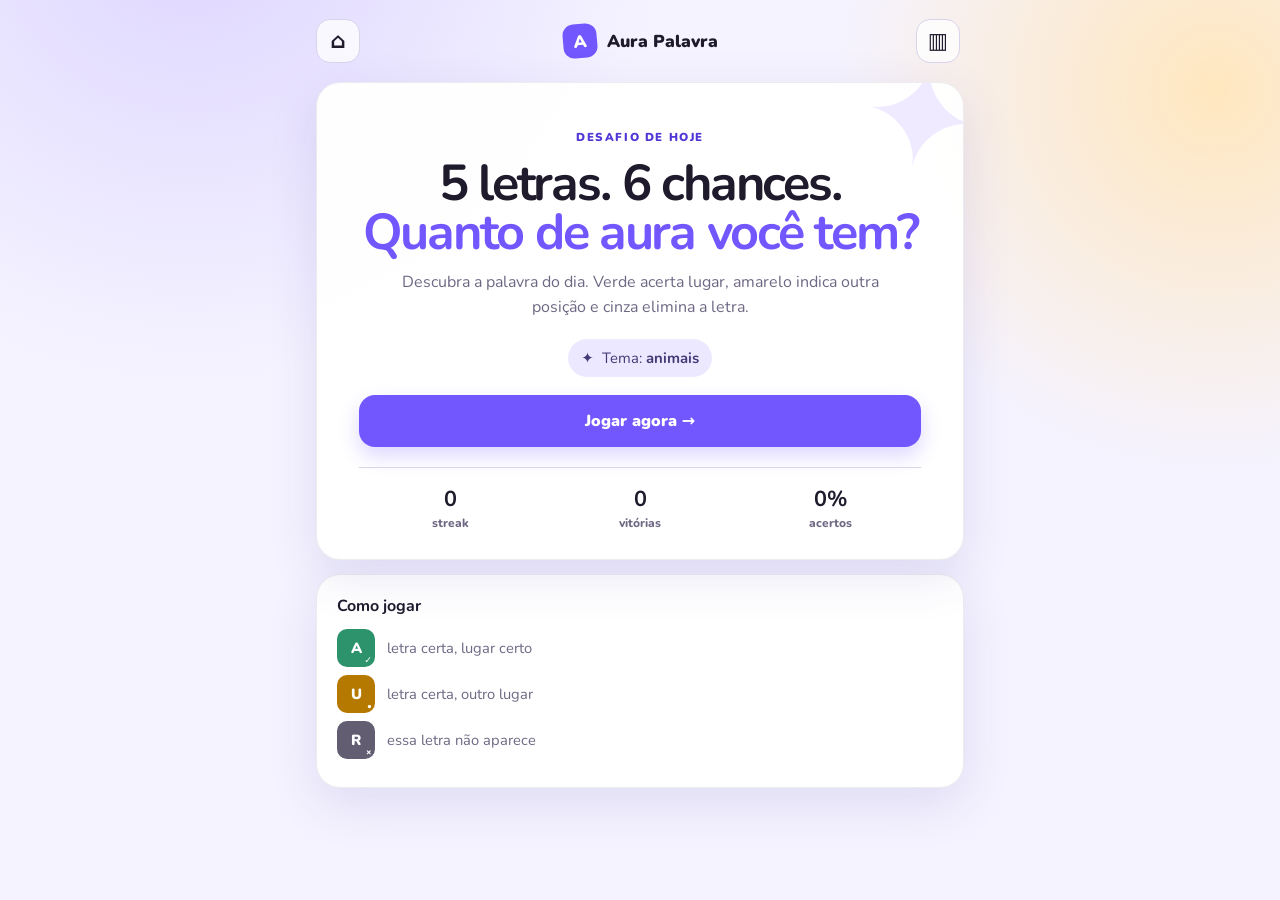
<file: index.html>
<!doctype html>
<html lang="pt-BR">
<head>
  <meta charset="utf-8" />
  <meta name="viewport" content="width=device-width,initial-scale=1" />
  <meta name="theme-color" content="#7257ff" />
  <title>Aura Palavra — desafio diário</title>
  <meta name="description" content="Descubra a palavra do dia em até 6 tentativas." />
  <link rel="preconnect" href="https://fonts.googleapis.com">
  <link rel="preconnect" href="https://fonts.gstatic.com" crossorigin>
  <link href="https://fonts.googleapis.com/css2?family=Nunito:wght@600;700;800;900&display=swap" rel="stylesheet">
  <link rel="stylesheet" href="styles.css" />
</head>
<body>
  <div class="app-shell">
    <header class="topbar">
      <button class="icon-button" id="homeBtn" aria-label="Voltar para o início" title="Início">⌂</button>
      <a class="brand" href="#home" aria-label="Aura Palavra, página inicial">
        <span class="brand-mark" aria-hidden="true">A</span>
        <span>Aura Palavra</span>
      </a>
      <button class="icon-button" id="statsBtn" aria-label="Abrir estatísticas" title="Estatísticas">▥</button>
    </header>

    <main>
      <section id="homeView" class="view view--active" aria-labelledby="homeTitle">
        <div class="hero-card">
          <span class="eyebrow">DESAFIO DE HOJE</span>
          <h1 id="homeTitle">5 letras. 6 chances.<br><span>Quanto de aura você tem?</span></h1>
          <p class="hero-copy">Descubra a palavra do dia. Verde acerta lugar, amarelo indica outra posição e cinza elimina a letra.</p>

          <div class="theme-pill" aria-label="Tema do dia">
            <span aria-hidden="true">✦</span>
            <span>Tema: <strong id="homeCategory">—</strong></span>
          </div>

          <button class="primary-button" id="startBtn">Jogar agora <span aria-hidden="true">→</span></button>

          <div class="mini-stats" aria-label="Resumo das estatísticas">
            <div><strong id="homeStreak">0</strong><span>streak</span></div>
            <div><strong id="homeWins">0</strong><span>vitórias</span></div>
            <div><strong id="homeRate">0%</strong><span>acertos</span></div>
          </div>
        </div>

        <div class="how-card">
          <h2>Como jogar</h2>
          <div class="legend-row"><span class="demo-tile tile--correct">A<small>✓</small></span><span>letra certa, lugar certo</span></div>
          <div class="legend-row"><span class="demo-tile tile--present">U<small>•</small></span><span>letra certa, outro lugar</span></div>
          <div class="legend-row"><span class="demo-tile tile--absent">R<small>×</small></span><span>essa letra não aparece</span></div>
        </div>
      </section>

      <section id="gameView" class="view" aria-labelledby="gameTitle">
        <div class="game-heading">
          <div>
            <span class="eyebrow">TEMA DO DIA</span>
            <h1 id="gameTitle"> <span id="gameCategory">—</span></h1>
          </div>
          <div class="attempt-badge"><strong id="attemptCount">1</strong><span>/ 6</span></div>
        </div>

        <div class="message" id="message" aria-live="polite"></div>
        <div class="board" id="board" aria-label="Grade de tentativas"></div>

        <div class="keyboard" id="keyboard" aria-label="Teclado virtual">
          <div class="key-row" data-row="QWERTYUIOP"></div>
          <div class="key-row" data-row="ASDFGHJKL"></div>
          <div class="key-row key-row--bottom" data-row="ZXCVBNM"></div>
        </div>

        <p class="keyboard-hint">Use o teclado da tela ou o teclado do computador.</p>
      </section>

      <section id="resultView" class="view" aria-labelledby="resultTitle">
        <div class="result-card">
          <div class="result-icon" id="resultIcon" aria-hidden="true">✦</div>
          <span class="eyebrow">RESULTADO DE HOJE</span>
          <h1 id="resultTitle">Boa!</h1>
          <p id="resultMessage">Você encontrou a palavra.</p>

          <div class="answer-box"><span>Palavra</span><strong id="answerWord">—</strong></div>

          <div class="stats-grid">
            <div><strong id="resultStreak">0</strong><span>streak</span></div>
            <div><strong id="bestStreak">0</strong><span>melhor</span></div>
            <div><strong id="totalWins">0</strong><span>vitórias</span></div>
            <div><strong id="winRate">0%</strong><span>acertos</span></div>
          </div>

          <button class="primary-button" id="shareBtn">Compartilhar resultado</button>
          <button class="secondary-button" id="backHomeBtn">Voltar ao início</button>
          <p class="next-day" id="nextDayText">Novo desafio amanhã.</p>
        </div>
      </section>

      <dialog id="statsDialog" class="stats-dialog">
        <form method="dialog">
          <div class="dialog-head">
            <div><span class="eyebrow">SEU PROGRESSO</span><h2>Estatísticas</h2></div>
            <button class="icon-button" aria-label="Fechar estatísticas">×</button>
          </div>
          <div class="stats-grid stats-grid--dialog">
            <div><strong id="dialogStreak">0</strong><span>streak</span></div>
            <div><strong id="dialogBest">0</strong><span>melhor</span></div>
            <div><strong id="dialogGames">0</strong><span>partidas</span></div>
            <div><strong id="dialogRate">0%</strong><span>acertos</span></div>
          </div>
          <p class="last-word">Última palavra resolvida: <strong id="dialogLastWord">—</strong></p>
        </form>
      </dialog>
    </main>
  </div>

  <script src="rules.js"></script>
  <script src="data/words.js"></script>
  <script src="app.js"></script>
</body>
</html>
</file>
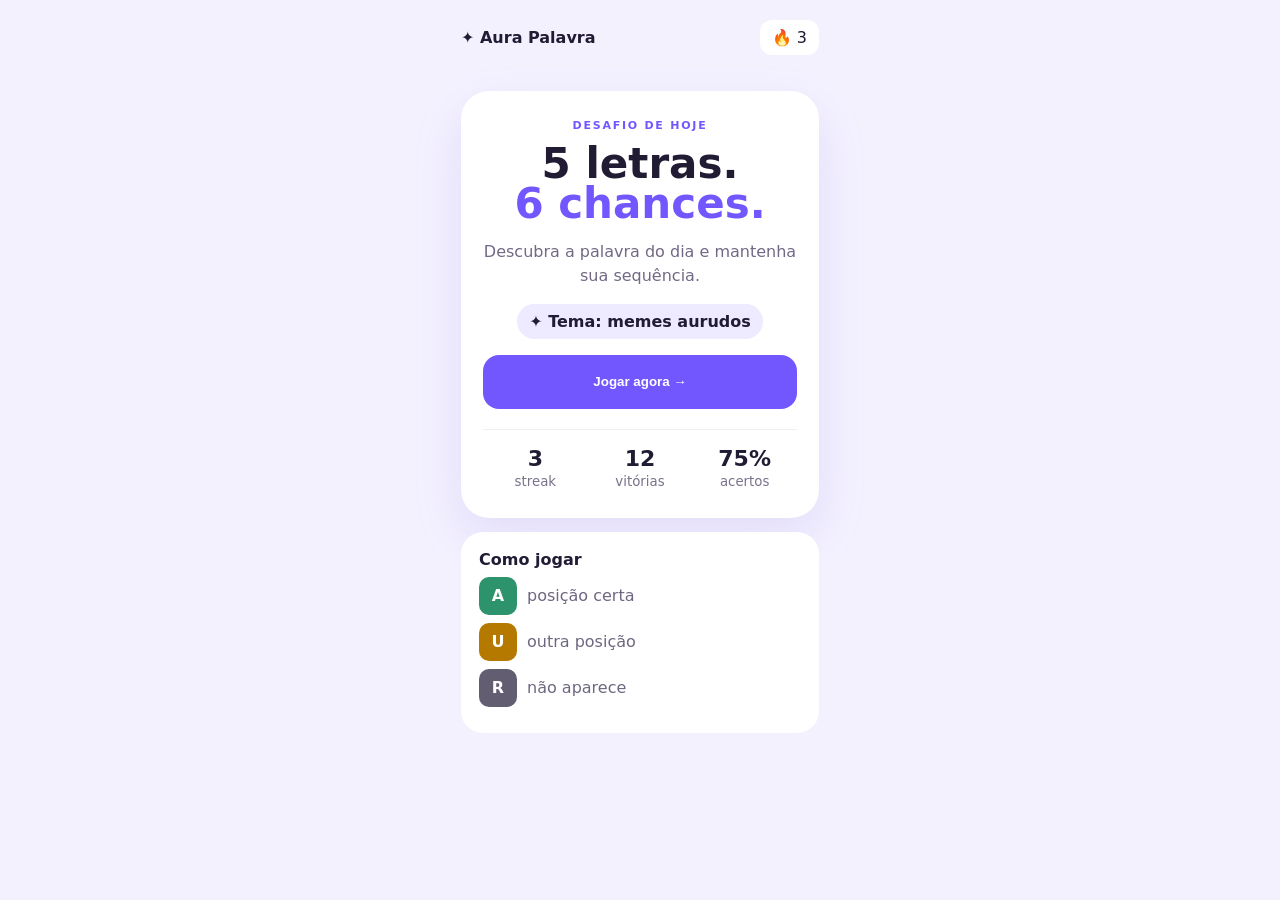
<file: prototypes/prototype-a.html>
<!doctype html><html lang="pt-BR"><head><meta charset="utf-8"><meta name="viewport" content="width=device-width,initial-scale=1"><title>Protótipo A — Aura Pop</title><style>
*{box-sizing:border-box}body{margin:0;background:#f4f1ff;font-family:system-ui,sans-serif;color:#211b34}.wrap{max-width:390px;margin:auto;min-height:100vh;padding:20px 16px}.top{display:flex;justify-content:space-between;align-items:center}.logo{font-weight:900}.badge{background:#fff;padding:8px 12px;border-radius:12px}.card{margin-top:36px;background:#fff;border-radius:28px;padding:28px 22px;box-shadow:0 20px 50px #6f5bd522;text-align:center}.ey{font-size:11px;font-weight:900;letter-spacing:.16em;color:#7257ff}h1{font-size:42px;line-height:.95;margin:12px 0;color:#211b34}h1 span{color:#7257ff}p{color:#726985;line-height:1.5}.theme{display:inline-block;background:#eeeaff;padding:8px 12px;border-radius:999px;font-weight:700}.btn{margin-top:16px;background:#7257ff;color:white;border:0;width:100%;height:54px;border-radius:16px;font-weight:900}.stats{display:grid;grid-template-columns:repeat(3,1fr);margin-top:20px;border-top:1px solid #eee;padding-top:16px}.stats strong{display:block;font-size:22px}.stats small{color:#7a718b}.mini{margin-top:14px;background:#fff;border-radius:22px;padding:18px}.row{display:flex;align-items:center;gap:10px;margin:8px 0;color:#6f6781}.tile{width:38px;height:38px;border-radius:10px;color:#fff;display:grid;place-items:center;font-weight:900}.g{background:#2d936c}.y{background:#b57900}.x{background:#625d70}
</style></head><body><div class="wrap"><div class="top"><div class="logo">✦ Aura Palavra</div><div class="badge">🔥 3</div></div><div class="card"><div class="ey">DESAFIO DE HOJE</div><h1>5 letras.<br><span>6 chances.</span></h1><p>Descubra a palavra do dia e mantenha sua sequência.</p><div class="theme">✦ Tema: memes aurudos</div><button class="btn">Jogar agora →</button><div class="stats"><div><strong>3</strong><small>streak</small></div><div><strong>12</strong><small>vitórias</small></div><div><strong>75%</strong><small>acertos</small></div></div></div><div class="mini"><b>Como jogar</b><div class="row"><span class="tile g">A</span>posição certa</div><div class="row"><span class="tile y">U</span>outra posição</div><div class="row"><span class="tile x">R</span>não aparece</div></div></div></body></html>
</file>
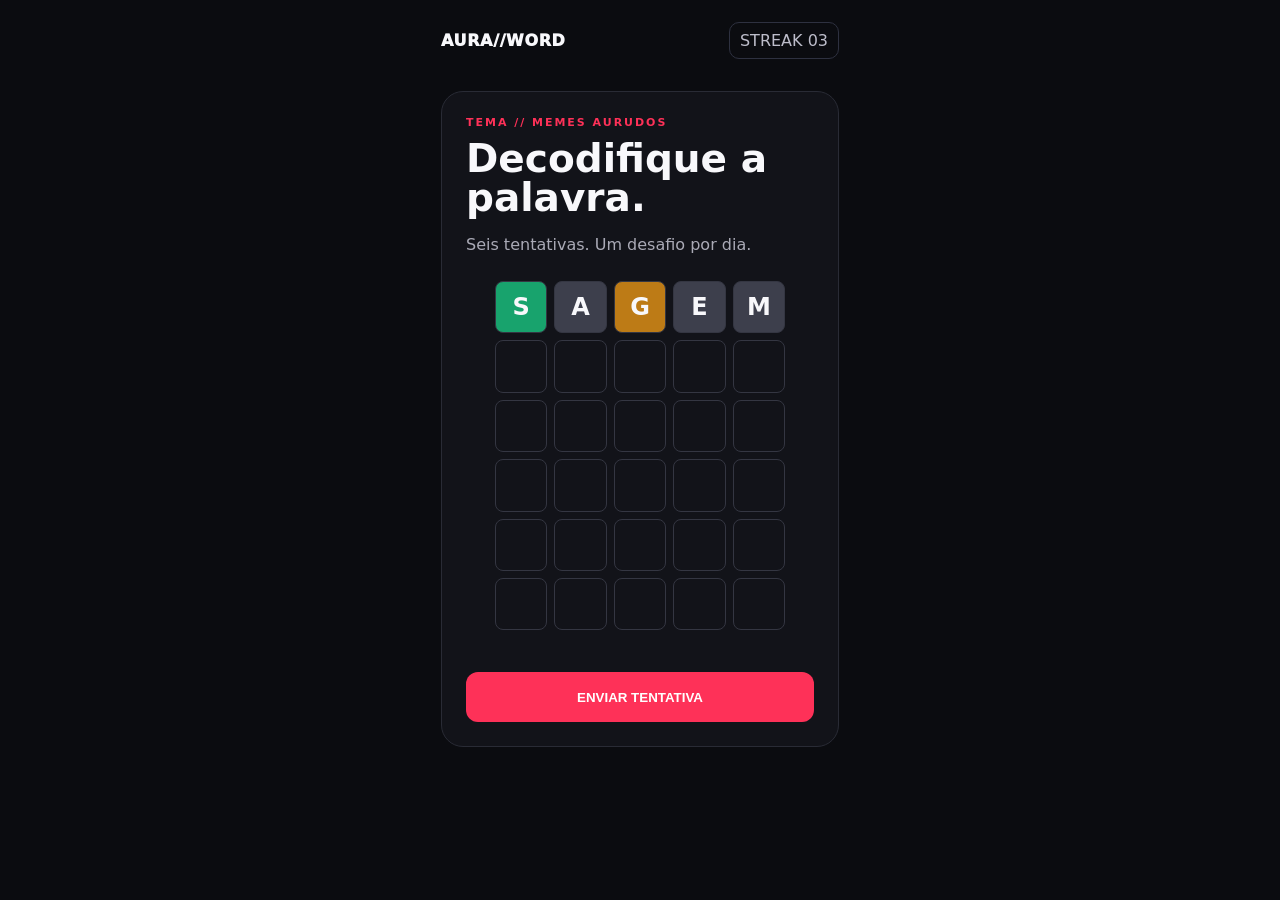
<file: prototypes/prototype-b.html>
<!doctype html><html lang="pt-BR"><head><meta charset="utf-8"><meta name="viewport" content="width=device-width,initial-scale=1"><title>Protótipo B — Arcade Dark</title><style>
*{box-sizing:border-box}body{margin:0;background:#0b0c10;color:#f8f8fb;font-family:system-ui,sans-serif}.wrap{max-width:430px;margin:auto;padding:22px 16px;min-height:100vh}.top{display:flex;justify-content:space-between;align-items:center}.logo{font-weight:950;letter-spacing:.04em}.chip{border:1px solid #2e3140;padding:8px 10px;border-radius:10px;color:#bdbdca}.panel{margin-top:32px;border:1px solid #292b35;background:#121319;border-radius:22px;padding:24px}.ey{color:#fe3158;font-size:11px;font-weight:900;letter-spacing:.18em}h1{font-size:39px;margin:10px 0 8px;line-height:1}p{color:#aaaab6;line-height:1.5}.board{display:grid;gap:7px;margin:24px auto;width:290px}.r{display:grid;grid-template-columns:repeat(5,1fr);gap:7px}.t{aspect-ratio:1;border:1px solid #343642;border-radius:8px;display:grid;place-items:center;font-size:24px;font-weight:900}.t.g{background:#18a36d}.t.y{background:#bd7b16}.t.x{background:#3d3f4c}.keys{display:grid;grid-template-columns:repeat(10,1fr);gap:4px}.k{height:42px;border:0;border-radius:7px;background:#22242c;color:#fff;font-weight:800}.btn{margin-top:18px;width:100%;height:50px;border:0;border-radius:12px;background:#fe3158;color:#fff;font-weight:900}
</style></head><body><div class="wrap"><div class="top"><div class="logo">AURA//WORD</div><div class="chip">STREAK 03</div></div><div class="panel"><div class="ey">TEMA // MEMES AURUDOS</div><h1>Decodifique a palavra.</h1><p>Seis tentativas. Um desafio por dia.</p><div class="board"><div class="r"><div class="t g">S</div><div class="t x">A</div><div class="t y">G</div><div class="t x">E</div><div class="t x">M</div></div><div class="r"><div class="t"> </div><div class="t"> </div><div class="t"> </div><div class="t"> </div><div class="t"> </div></div><div class="r"><div class="t"> </div><div class="t"> </div><div class="t"> </div><div class="t"> </div><div class="t"> </div></div><div class="r"><div class="t"> </div><div class="t"> </div><div class="t"> </div><div class="t"> </div><div class="t"> </div></div><div class="r"><div class="t"> </div><div class="t"> </div><div class="t"> </div><div class="t"> </div><div class="t"> </div></div><div class="r"><div class="t"> </div><div class="t"> </div><div class="t"> </div><div class="t"> </div><div class="t"> </div></div></div><button class="btn">ENVIAR TENTATIVA</button></div></div></body></html>
</file>
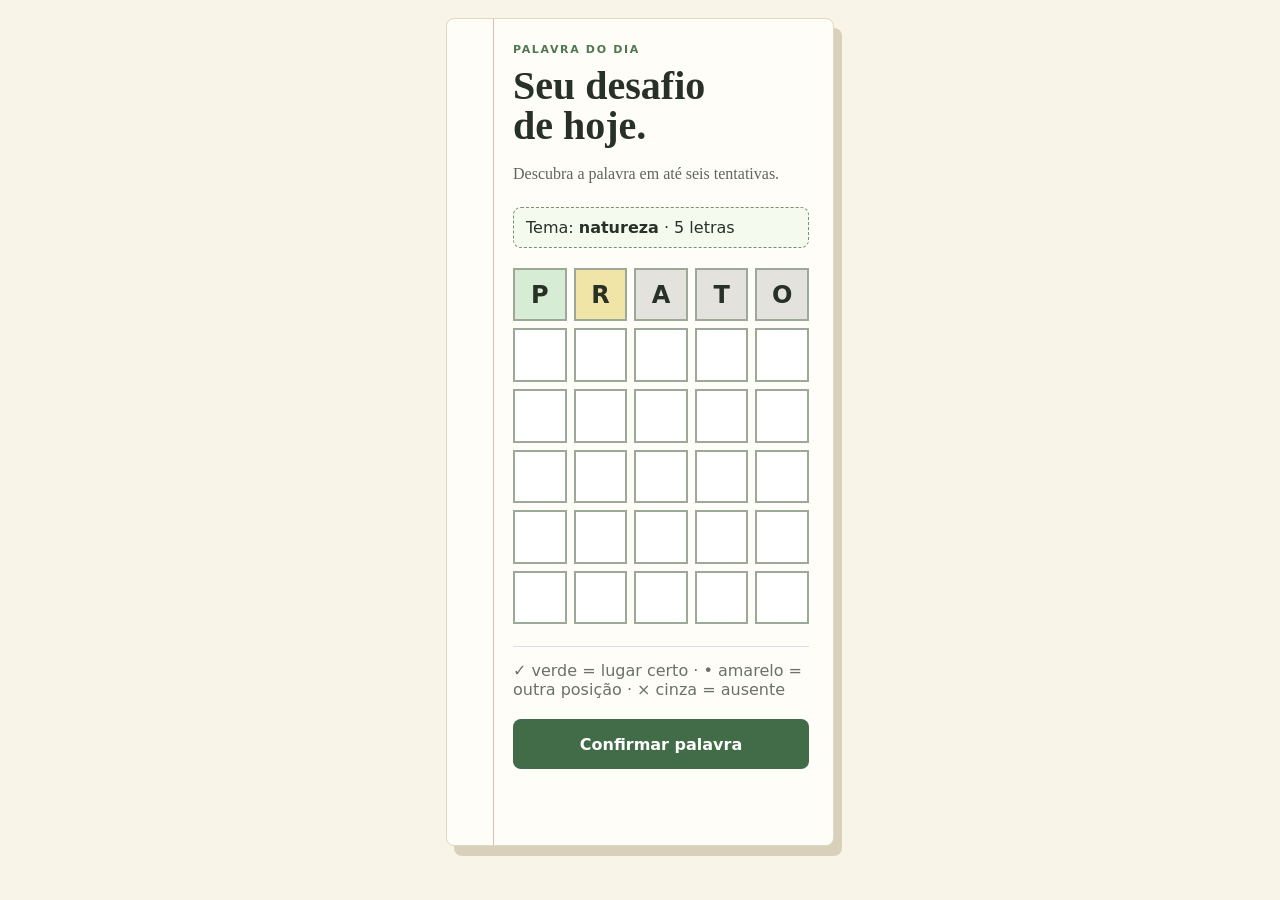
<file: prototypes/prototype-c.html>
<!doctype html><html lang="pt-BR"><head><meta charset="utf-8"><meta name="viewport" content="width=device-width,initial-scale=1"><title>Protótipo C — Caderno</title><style>
*{box-sizing:border-box}body{margin:0;background:#f8f4e8;color:#283126;font-family:Georgia,serif}.wrap{max-width:420px;margin:auto;padding:18px 16px}.paper{min-height:92vh;background:#fffdf7;border:1px solid #dfd8c4;border-radius:8px;padding:24px;box-shadow:8px 10px 0 #d8d0bb;position:relative}.paper:before{content:"";position:absolute;left:46px;top:0;bottom:0;border-left:1px solid #efb3b3}.head{padding-left:42px}.ey{font:700 11px system-ui;letter-spacing:.15em;color:#4f7752}h1{font-size:40px;line-height:1;margin:10px 0}p{line-height:1.55;color:#5f675c}.topic{margin:20px 0 20px 42px;padding:10px 12px;border:1px dashed #799078;background:#f5faef;font-family:system-ui;border-radius:8px}.board{margin-left:42px;display:grid;gap:7px}.r{display:grid;grid-template-columns:repeat(5,1fr);gap:7px}.t{aspect-ratio:1;border:2px solid #9da899;background:#fff;display:grid;place-items:center;font:900 24px system-ui}.g{background:#d7ecd5}.y{background:#f1e4a7}.x{background:#e3e2dd}.note{margin:22px 0 0 42px;border-top:1px solid #d8deea;padding-top:14px;font-family:system-ui;color:#697169}.btn{margin:20px 0 0 42px;width:calc(100% - 42px);height:50px;border:0;background:#426c48;color:white;border-radius:8px;font:900 16px system-ui}
</style></head><body><div class="wrap"><div class="paper"><div class="head"><div class="ey">PALAVRA DO DIA</div><h1>Seu desafio<br>de hoje.</h1><p>Descubra a palavra em até seis tentativas.</p></div><div class="topic">Tema: <b>natureza</b> · 5 letras</div><div class="board"><div class="r"><div class="t g">P</div><div class="t y">R</div><div class="t x">A</div><div class="t x">T</div><div class="t x">O</div></div><div class="r"><div class="t"></div><div class="t"></div><div class="t"></div><div class="t"></div><div class="t"></div></div><div class="r"><div class="t"></div><div class="t"></div><div class="t"></div><div class="t"></div><div class="t"></div></div><div class="r"><div class="t"></div><div class="t"></div><div class="t"></div><div class="t"></div><div class="t"></div></div><div class="r"><div class="t"></div><div class="t"></div><div class="t"></div><div class="t"></div><div class="t"></div></div><div class="r"><div class="t"></div><div class="t"></div><div class="t"></div><div class="t"></div><div class="t"></div></div></div><div class="note">✓ verde = lugar certo · • amarelo = outra posição · × cinza = ausente</div><button class="btn">Confirmar palavra</button></div></div></body></html>
</file>
<file: styles.css>
:root {
  --bg: #f5f3ff;
  --surface: #ffffff;
  --surface-2: #ece8ff;
  --text: #1f1b2d;
  --muted: #6f6884;
  --line: #d9d3eb;
  --accent: #7257ff;
  --accent-dark: #5037d6;
  --correct: #2d936c;
  --present: #b57900;
  --absent: #625d70;
  --shadow: 0 16px 50px rgba(69, 47, 156, .12);
  --radius: 24px;
}
* { box-sizing: border-box; }
html { min-width: 320px; background: var(--bg); }
body {
  margin: 0;
  min-height: 100vh;
  color: var(--text);
  background:
    radial-gradient(circle at 15% -10%, #ddd5ff 0, transparent 32%),
    radial-gradient(circle at 95% 10%, #ffe7bf 0, transparent 26%),
    var(--bg);
  font-family: Nunito, ui-rounded, system-ui, -apple-system, BlinkMacSystemFont, "Segoe UI", sans-serif;
}
button, input { font: inherit; }
button { cursor: pointer; }
button:focus-visible, a:focus-visible { outline: 3px solid #1b1761; outline-offset: 3px; }
.app-shell { width: min(100%, 680px); min-height: 100vh; margin: 0 auto; padding: 0 16px 36px; }
.topbar { height: 72px; display: grid; grid-template-columns: 48px 1fr 48px; align-items: center; gap: 8px; }
.brand { justify-self: center; display: inline-flex; align-items: center; gap: 10px; color: var(--text); text-decoration: none; font-weight: 900; font-size: 1.08rem; }
.brand-mark { display: grid; place-items: center; width: 34px; height: 34px; color: #fff; background: var(--accent); border-radius: 11px; transform: rotate(-5deg); }
.icon-button { width: 44px; height: 44px; border: 1px solid var(--line); border-radius: 14px; background: rgba(255,255,255,.78); color: var(--text); font-size: 1.35rem; font-weight: 900; }
.view { display: none; }
.view--active { display: block; animation: enter .18s ease-out; }
@keyframes enter { from { opacity: .3; transform: translateY(6px); } }
.hero-card, .how-card, .result-card { background: rgba(255,255,255,.94); border: 1px solid rgba(111,104,132,.13); border-radius: var(--radius); box-shadow: var(--shadow); }
.hero-card { padding: 28px 22px 22px; text-align: center; overflow: hidden; position: relative; }
.hero-card::after { content: "✦"; position: absolute; right: -18px; top: -34px; font-size: 9rem; line-height: 1; color: #efeaff; z-index: 0; transform: rotate(10deg); }
.hero-card > * { position: relative; z-index: 1; }
.eyebrow { display: inline-block; color: var(--accent-dark); font-size: .72rem; letter-spacing: .14em; font-weight: 900; }
h1, h2, p { margin-top: 0; }
.hero-card h1 { margin: 12px 0 12px; font-size: clamp(2rem, 8vw, 3.15rem); line-height: .98; letter-spacing: -.045em; }
.hero-card h1 span { color: var(--accent); }
.hero-copy { color: var(--muted); max-width: 480px; margin: 0 auto 20px; line-height: 1.55; }
.theme-pill { display: inline-flex; align-items: center; gap: 8px; padding: 9px 13px; margin-bottom: 18px; border-radius: 999px; background: var(--surface-2); color: #443a75; font-size: .93rem; }
.primary-button, .secondary-button { width: 100%; min-height: 52px; border-radius: 16px; font-weight: 900; border: 0; }
.primary-button { background: var(--accent); color: #fff; box-shadow: 0 9px 20px rgba(114,87,255,.24); }
.primary-button:hover { background: var(--accent-dark); }
.secondary-button { margin-top: 10px; background: #f0edf8; color: var(--text); border: 1px solid var(--line); }
.mini-stats { display: grid; grid-template-columns: repeat(3,1fr); gap: 8px; margin-top: 20px; padding-top: 16px; border-top: 1px solid var(--line); }
.mini-stats div, .stats-grid div { display: grid; gap: 1px; }
.mini-stats strong, .stats-grid strong { font-size: 1.35rem; }
.mini-stats span, .stats-grid span { color: var(--muted); font-size: .75rem; font-weight: 800; }
.how-card { margin-top: 14px; padding: 20px; }
.how-card h2 { margin-bottom: 12px; font-size: 1rem; }
.legend-row { display: flex; align-items: center; gap: 12px; color: var(--muted); font-size: .92rem; margin: 8px 0; }
.demo-tile { width: 38px; height: 38px; display: grid; place-items: center; flex: 0 0 auto; border-radius: 10px; color: #fff; font-weight: 900; position: relative; }
.demo-tile small { position: absolute; right: 3px; bottom: 1px; font-size: .58rem; }
.tile--correct { background: var(--correct); }
.tile--present { background: var(--present); }
.tile--absent { background: var(--absent); }
.game-heading { display: flex; align-items: end; justify-content: space-between; gap: 12px; margin: 6px 4px 14px; }
.game-heading h1 { margin: 3px 0 0; font-size: clamp(1.7rem,7vw,2.4rem); text-transform: capitalize; }
.attempt-badge { display: flex; align-items: baseline; gap: 2px; padding: 10px 13px; background: #fff; border: 1px solid var(--line); border-radius: 14px; }
.attempt-badge strong { font-size: 1.25rem; }
.attempt-badge span { color: var(--muted); }
.message { min-height: 24px; text-align: center; color: #7b3000; font-weight: 900; font-size: .9rem; }
.board { display: grid; gap: 7px; width: min(100%, 360px); margin: 8px auto 20px; }
.board-row { display: grid; grid-template-columns: repeat(5, 1fr); gap: 7px; }
.tile { aspect-ratio: 1; min-width: 0; display: grid; place-items: center; position: relative; border: 2px solid #d7d1e7; border-radius: 12px; background: rgba(255,255,255,.84); font-size: clamp(1.25rem,6vw,2rem); font-weight: 900; text-transform: uppercase; }
.tile[data-filled="true"] { border-color: #9e92c4; }
.tile small { position: absolute; right: 5px; bottom: 2px; font-size: .62rem; line-height: 1; }
.tile.revealed { color: #fff; border-color: transparent; animation: flip .28s ease both; }
@keyframes flip { 50% { transform: rotateX(90deg); } }
.keyboard { display: grid; gap: 7px; margin: 0 auto; max-width: 620px; }
.key-row { display: flex; justify-content: center; gap: 5px; }
.key { min-width: 0; flex: 1 1 0; max-width: 48px; height: 50px; padding: 0; border: 0; border-radius: 10px; background: #ddd8ea; color: var(--text); font-size: .88rem; font-weight: 900; }
.key.key--wide { flex: 1.7 1 0; max-width: 74px; font-size: .73rem; }
.key.key--correct { background: var(--correct); color: #fff; }
.key.key--present { background: var(--present); color: #fff; }
.key.key--absent { background: var(--absent); color: #fff; }
.keyboard-hint { margin: 12px 0 0; text-align: center; color: var(--muted); font-size: .78rem; }
.result-card { padding: 28px 22px 22px; text-align: center; }
.result-icon { width: 68px; height: 68px; display: grid; place-items: center; margin: 0 auto 12px; background: var(--surface-2); color: var(--accent); border-radius: 22px; font-size: 2rem; }
.result-card h1 { margin: 8px 0 6px; font-size: 2.35rem; }
.result-card > p { color: var(--muted); }
.answer-box { margin: 18px 0; padding: 14px; border-radius: 16px; background: #f5f2ff; }
.answer-box span { display: block; color: var(--muted); font-size: .72rem; font-weight: 900; text-transform: uppercase; letter-spacing: .1em; }
.answer-box strong { display: block; margin-top: 2px; color: var(--accent-dark); font-size: 1.6rem; letter-spacing: .14em; }
.stats-grid { display: grid; grid-template-columns: repeat(4,1fr); gap: 8px; margin: 18px 0; }
.stats-grid div { padding: 12px 6px; background: #f8f7fb; border-radius: 14px; }
.next-day { margin: 15px 0 0 !important; font-size: .8rem; }
.stats-dialog { width: min(92vw,480px); border: 0; border-radius: 22px; padding: 0; box-shadow: 0 24px 70px rgba(31,27,45,.25); }
.stats-dialog::backdrop { background: rgba(31,27,45,.45); backdrop-filter: blur(3px); }
.stats-dialog form { padding: 22px; }
.dialog-head { display: flex; justify-content: space-between; align-items: start; gap: 16px; }
.dialog-head h2 { margin: 4px 0 0; }
.stats-grid--dialog { margin-top: 18px; }
.last-word { color: var(--muted); text-align: center; }
@media (max-width: 380px) {
  .app-shell { padding-left: 10px; padding-right: 10px; }
  .topbar { grid-template-columns: 44px 1fr 44px; }
  .brand { font-size: .95rem; }
  .brand-mark { width: 30px; height: 30px; }
  .hero-card { padding-left: 16px; padding-right: 16px; }
  .key { height: 46px; font-size: .78rem; }
  .key-row { gap: 3px; }
  .board { gap: 5px; }
  .board-row { gap: 5px; }
  .tile { border-radius: 10px; }
  .stats-grid div { padding-left: 2px; padding-right: 2px; }
}
@media (min-width: 700px) {
  .app-shell { padding-bottom: 56px; }
  .topbar { height: 82px; }
  .hero-card { padding: 42px 42px 28px; }
}
@media (prefers-reduced-motion: reduce) {
  *, *::before, *::after { animation-duration: .001ms !important; animation-iteration-count: 1 !important; scroll-behavior: auto !important; }
}
</file>
